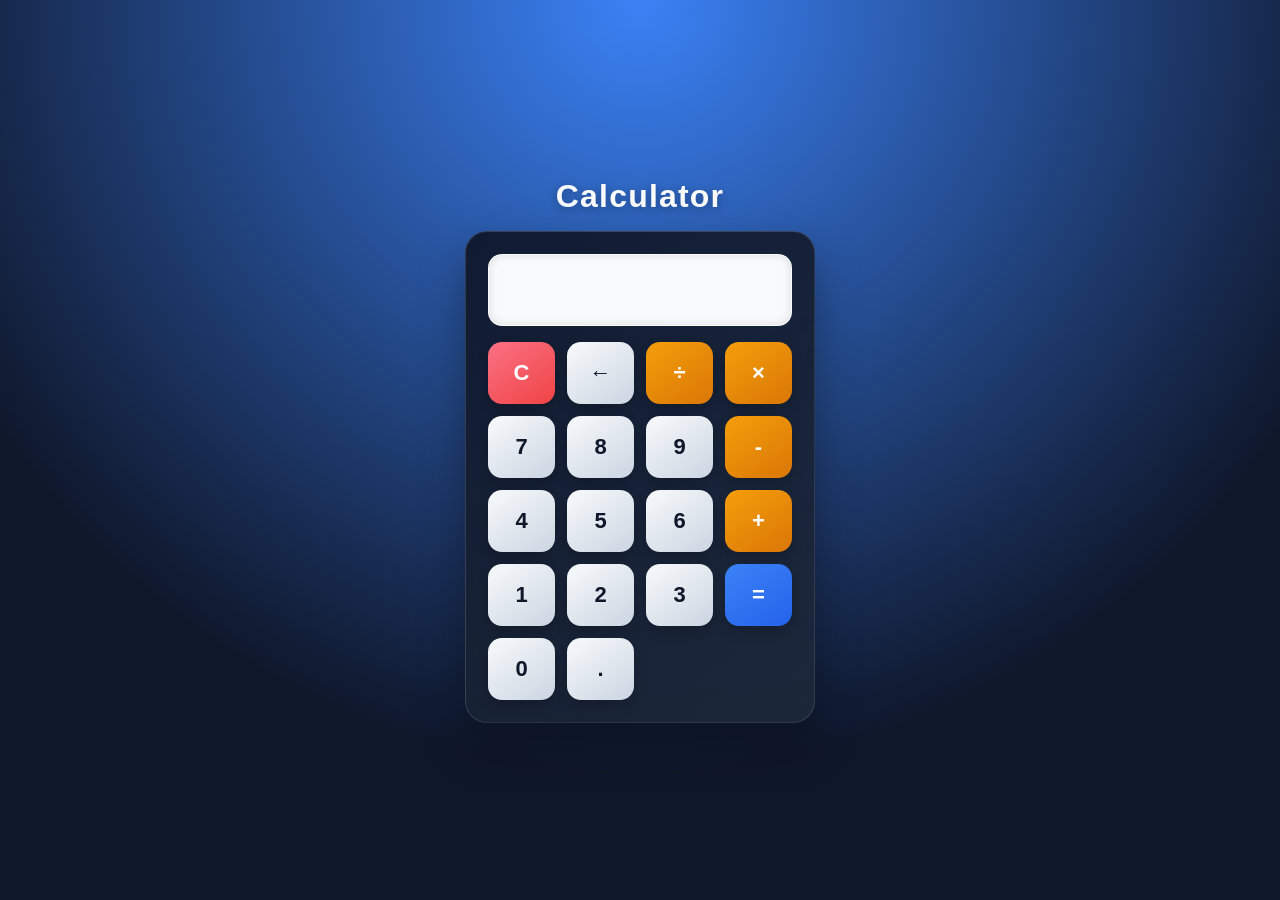
<file: WebDev-L2-Calculator/index.html>
<!DOCTYPE html>
<html lang="en">
<head>
    <meta charset="UTF-8">
    <meta name="viewport" content="width=device-width, initial-scale=1.0">
    <title>Calculator Task</title>
    <link rel="stylesheet" href="style.css">
</head>
<body>

<div class="page-wrapper">
    <h1 class="page-title">Calculator</h1>

    <div class="calculator">

    <input type="text" id="display" readonly>

    <div class="buttons">

        <button type="button" data-value="C">C</button>
        <button type="button" data-value="←">←</button>
        <button type="button" data-value="/">÷</button>
        <button type="button" data-value="*">×</button>

        <button type="button" data-value="7">7</button>
        <button type="button" data-value="8">8</button>
        <button type="button" data-value="9">9</button>
        <button type="button" data-value="-">-</button>

        <button type="button" data-value="4">4</button>
        <button type="button" data-value="5">5</button>
        <button type="button" data-value="6">6</button>
        <button type="button" data-value="+">+</button>

        <button type="button" data-value="1">1</button>
        <button type="button" data-value="2">2</button>
        <button type="button" data-value="3">3</button>
        <button type="button" data-value="=">=</button>

        <button type="button" data-value="0">0</button>
        <button type="button" data-value=".">.</button>

    </div>

    </div>
</div>

<script src="script.js"></script>

</body>
</html>
</file>
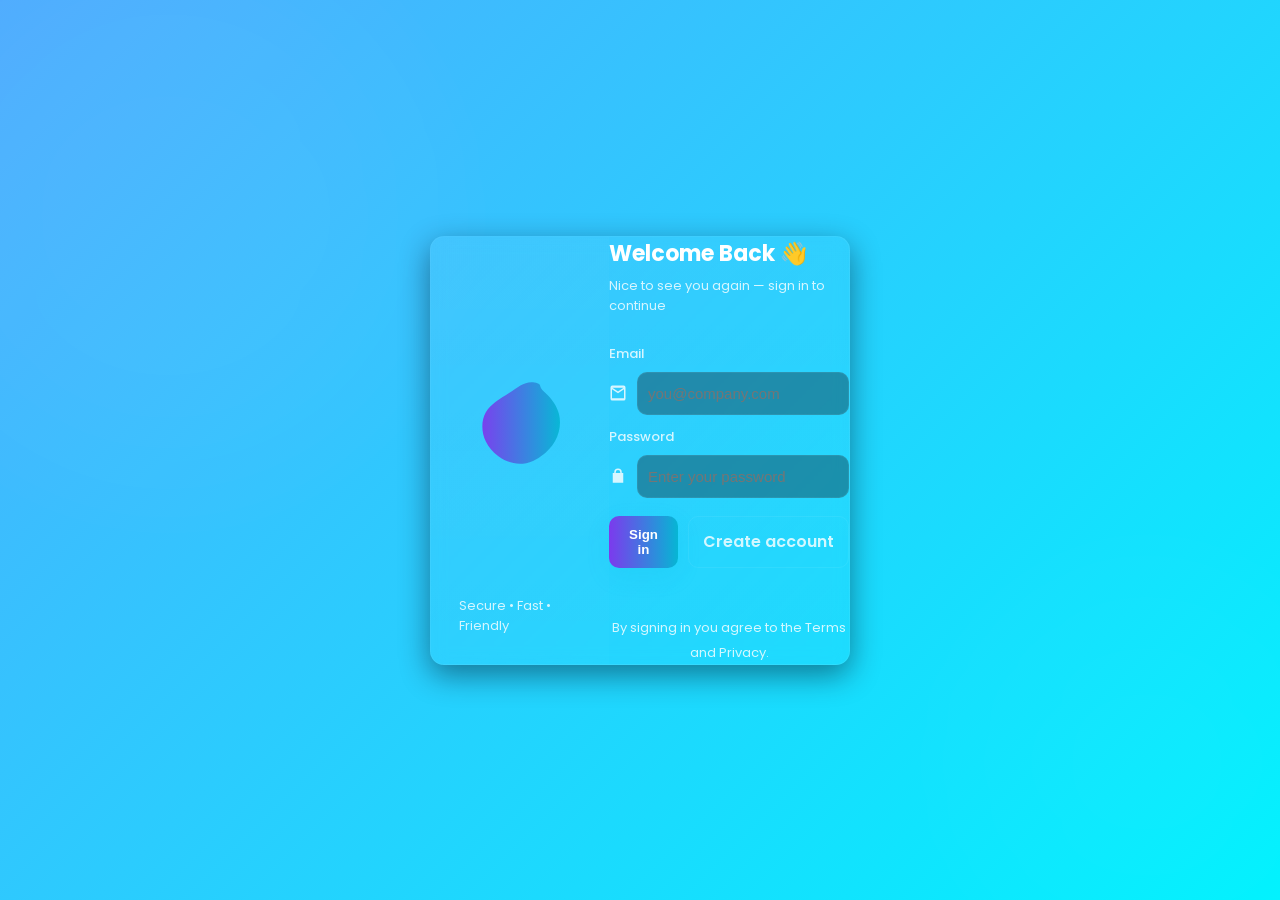
<file: WebDev-L2-LoginAuthentication/index.html>
<!DOCTYPE html>
<html lang="en">
    <head>
        <meta charset="UTF-8" />
        <meta name="viewport" content="width=device-width, initial-scale=1.0" />
        <title>Login Authentication</title>
        <link rel="stylesheet" href="style.css" />
    </head>
    <body>
        <div class="page-bg">
            <div class="shape shape--one"></div>
            <div class="shape shape--two"></div>
        </div>

        <main class="auth-wrap" aria-labelledby="welcomeTitle">
            <section class="card card--split">
                <div class="card-grid">
                    <aside class="card-illustration" aria-hidden="true">
                        <!-- unique abstract illustration -->
                        <svg viewBox="0 0 600 600" class="blob" xmlns="http://www.w3.org/2000/svg">
                            <defs>
                                <linearGradient id="g1" x1="0" x2="1">
                                    <stop offset="0" stop-color="#7c3aed" />
                                    <stop offset="1" stop-color="#06b6d4" />
                                </linearGradient>
                            </defs>
                            <g transform="translate(300,300)">
                                <path d="M120,-160C156,-128,182,-92,192,-50C202,-8,196,40,172,82C148,124,106,160,64,179C22,197,-20,198,-62,181C-104,164,-146,129,-168,84C-190,39,-192,-18,-168,-60C-144,-101,-96,-127,-52,-156C-8,-185,28,-216,72,-206C116,-196,84,-192,120,-160Z" fill="url(#g1)" opacity="0.95"/>
                            </g>
                        </svg>
                        <div class="illus-caption">Secure • Fast • Friendly</div>
                    </aside>

                    <div class="card-form">
                        <header class="card-header">
                            <h1 id="welcomeTitle">Welcome Back <span class="wave">👋</span></h1>
                            <p class="subtitle">Nice to see you again — sign in to continue</p>
                        </header>

                        <form id="loginForm" class="form" novalidate>
                            <label class="field">
                                <span class="field-label">Email</span>
                                <div class="input-icon">
                                    <svg class="icon" viewBox="0 0 24 24"><path fill="currentColor" d="M2 4.5A2.5 2.5 0 014.5 2h15A2.5 2.5 0 0122 4.5v15a2.5 2.5 0 01-2.5 2.5h-15A2.5 2.5 0 012 19.5v-15zM4.5 5L12 10l7.5-5H4.5zM20 19V7.1l-8 5.3L4 7v12h16z"/></svg>
                                    <input type="email" id="loginEmail" placeholder="you@company.com" required autocomplete="username" />
                                </div>
                            </label>

                            <label class="field">
                                <span class="field-label">Password</span>
                                <div class="input-icon">
                                    <svg class="icon" viewBox="0 0 24 24"><path fill="currentColor" d="M17 8V7a5 5 0 10-10 0v1H5v13h14V8h-2zM9 7a3 3 0 116 0v1H9V7z"/></svg>
                                    <input type="password" id="loginPassword" placeholder="Enter your password" required autocomplete="current-password" />
                                </div>
                            </label>

                            <div class="actions">
                                <button type="submit" class="btn btn--primary full">Sign in</button>
                                <a class="btn btn--ghost" href="register.html">Create account</a>
                            </div>

                            <div id="loginMessage" class="msg" aria-live="polite"></div>
                        </form>

                        <footer class="card-foot">
                            <small class="muted">By signing in you agree to the Terms and Privacy.</small>
                        </footer>
                    </div>
                </div>
            </section>
        </main>

        <script src="script.js"></script>
    </body>
</html>
</file>
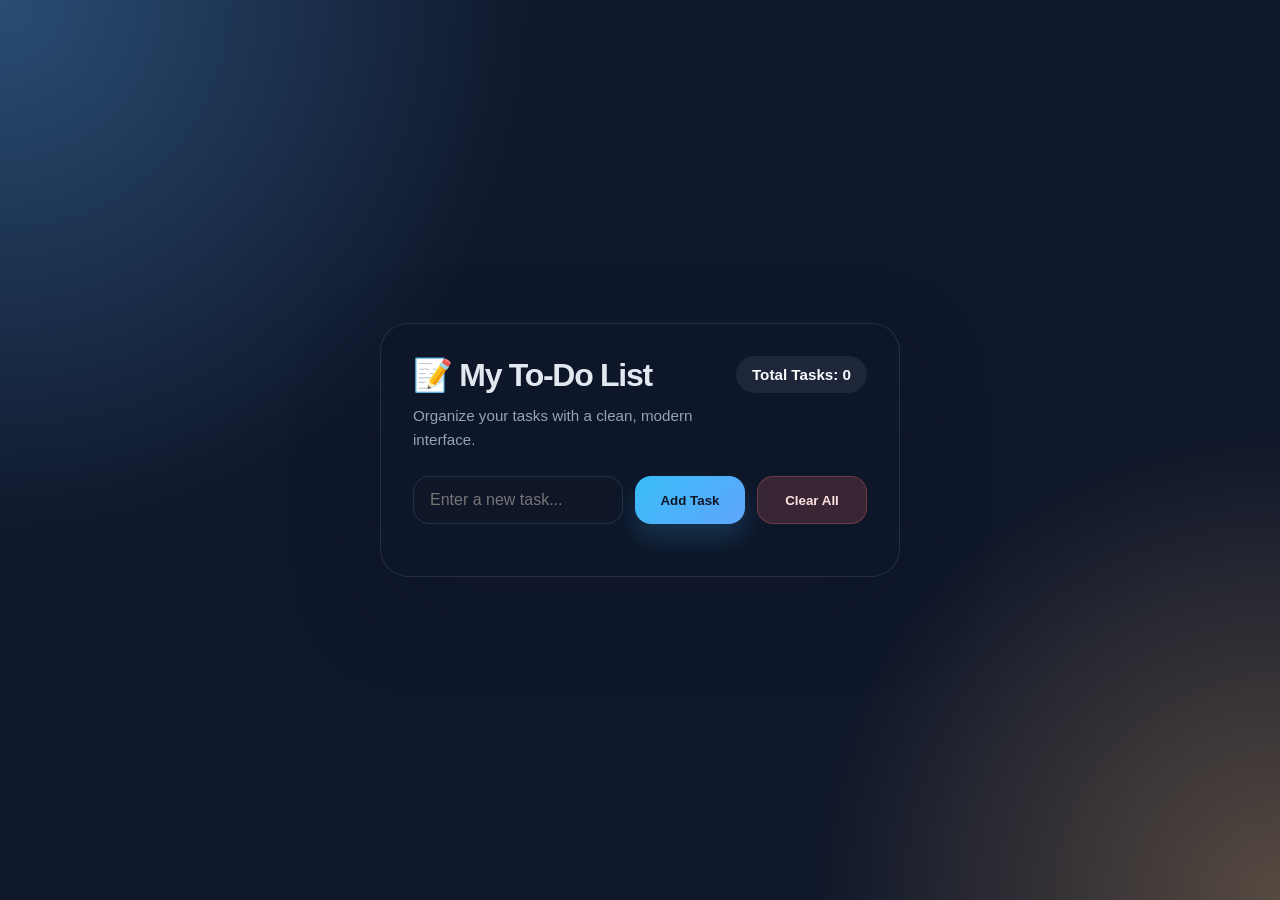
<file: WebDev-L2-ToDoWebApp/index.html>
<!DOCTYPE html>
<html lang="en">
<head>
    <meta charset="UTF-8">
    <meta name="viewport" content="width=device-width, initial-scale=1.0">
    <title>To-Do Web App</title>
    <link rel="stylesheet" href="style.css">
</head>
<body>

<div class="container">

    <div class="top-bar">
        <div>
            <h1>📝 My To-Do List</h1>
            <p class="subtitle">Organize your tasks with a clean, modern interface.</p>
        </div>
        <p id="taskCount">Total Tasks: 0</p>
    </div>

    <div class="input-section">
        <input type="text" id="taskInput" placeholder="Enter a new task...">
        <button id="addBtn">Add Task</button>
        <button id="clearBtn" class="secondary">Clear All</button>
    </div>

    <ul id="taskList"></ul>

</div>

<script src="script.js"></script>

</body>
</html>
</file>
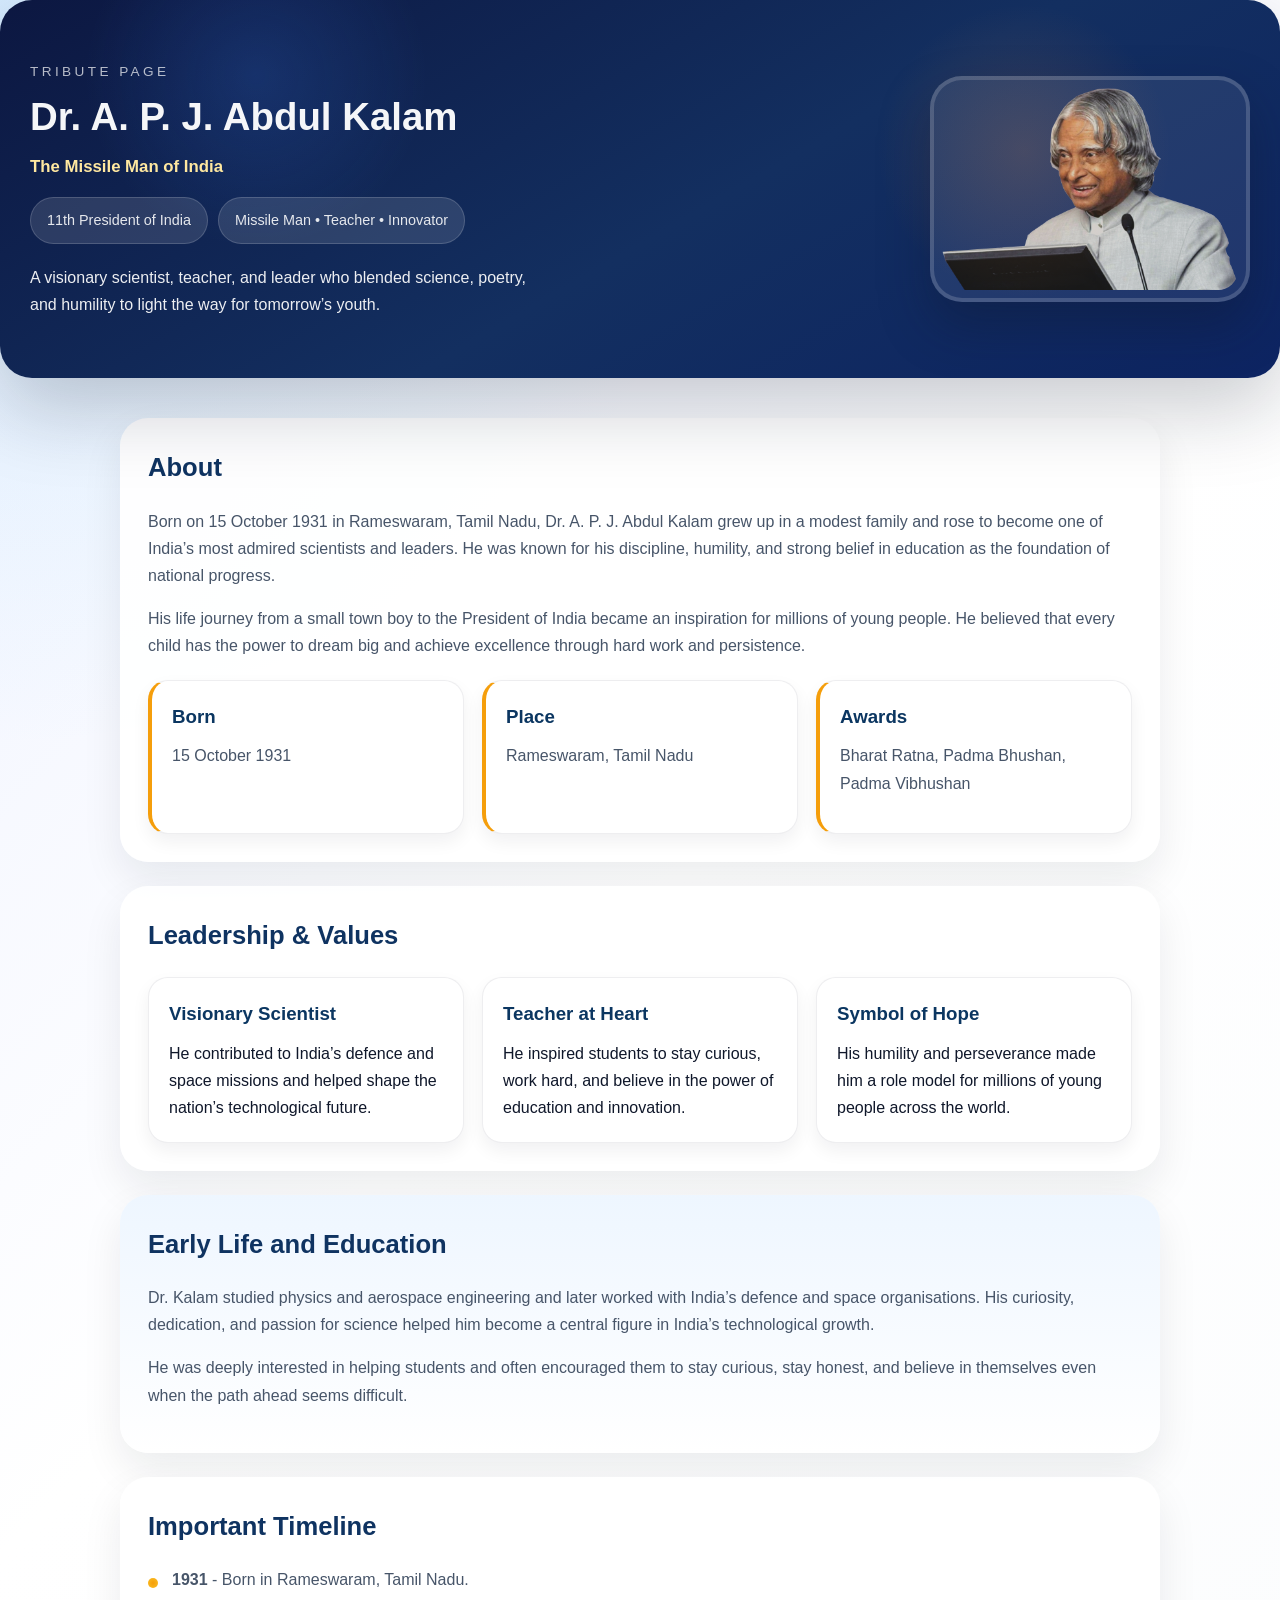
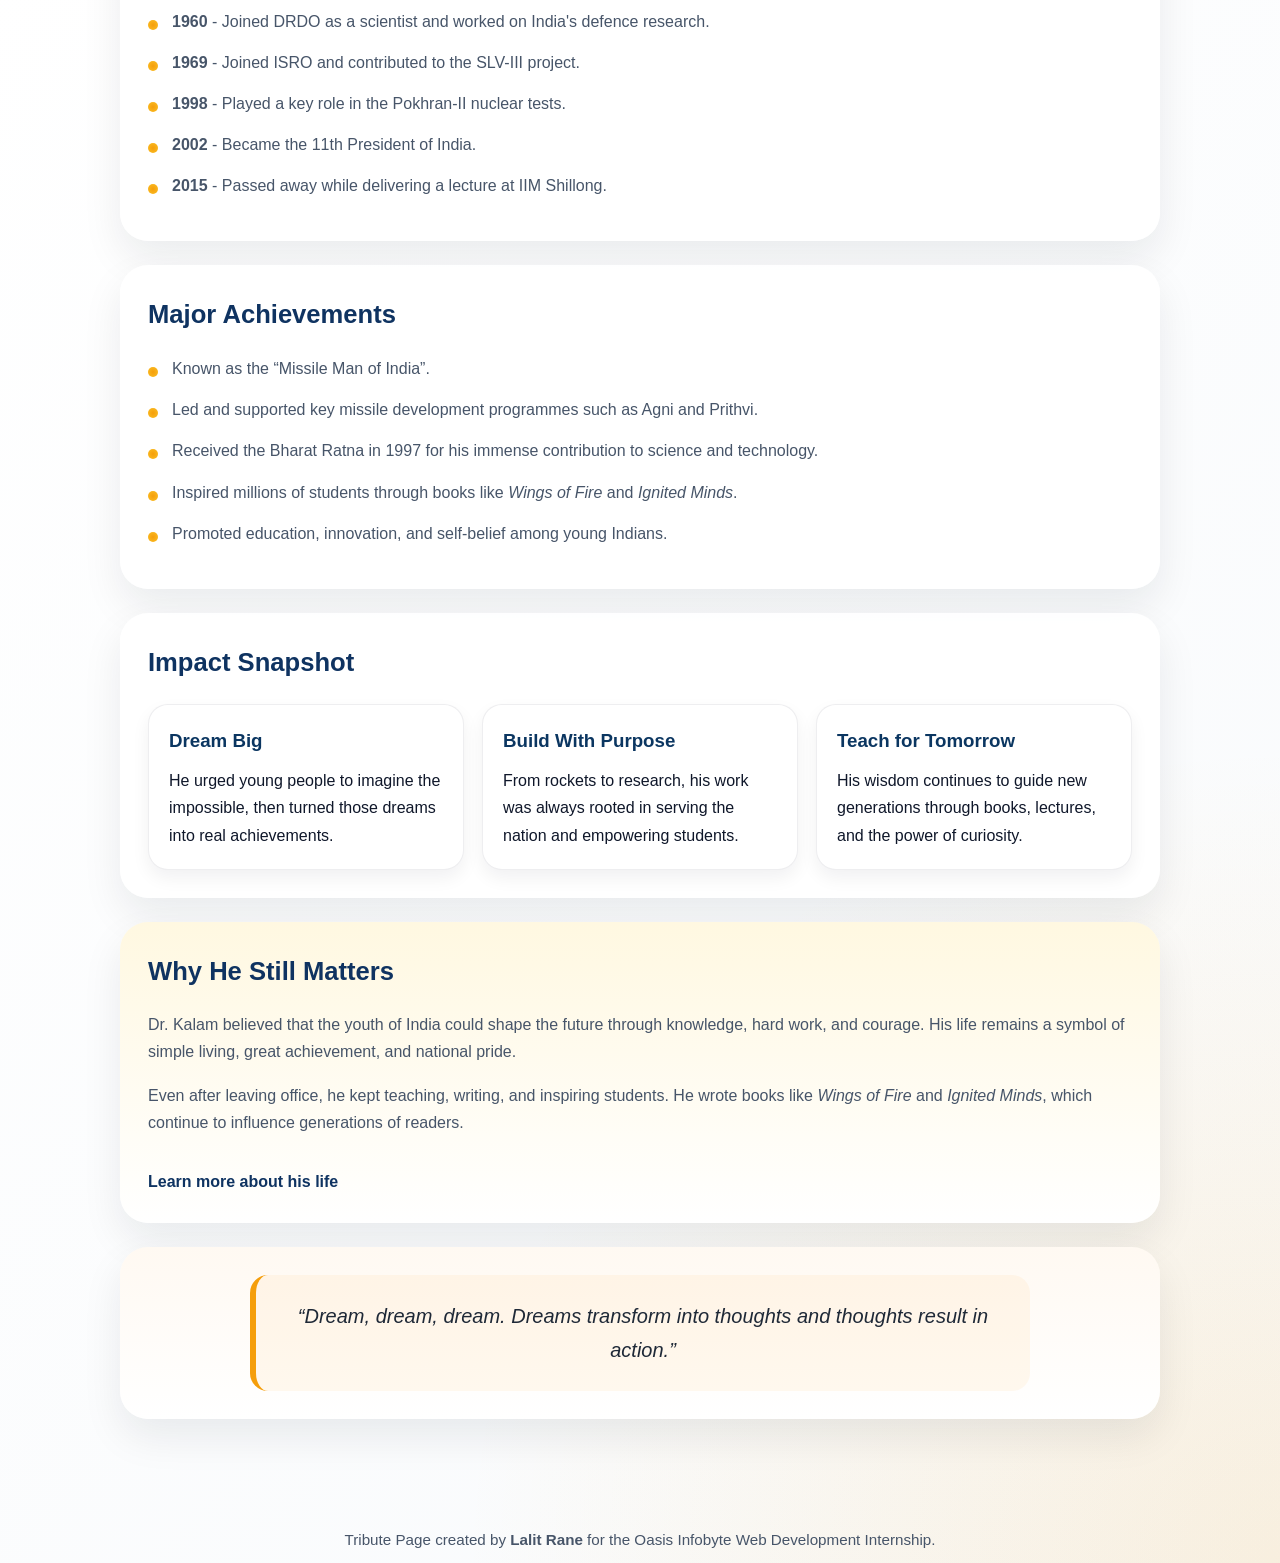
<file: WebDev-L2-TributePage/index.html>
<!DOCTYPE html>
<html lang="en">

<head>
    <meta charset="UTF-8">
    <meta name="viewport" content="width=device-width, initial-scale=1.0">
    <title>Tribute Page | Dr. A. P. J. Abdul Kalam</title>
    <link rel="stylesheet" href="style.css">
</head>

<body>
    <header class="hero">
        <div class="hero-content">
            <p class="eyebrow">Tribute Page</p>
            <h1>Dr. A. P. J. Abdul Kalam</h1>
            <p class="subtitle">The Missile Man of India</p>
            <div class="hero-badge">
                <span>11th President of India</span>
                <span>Missile Man • Teacher • Innovator</span>
            </div>
            <p class="hero-text">
                A visionary scientist, teacher, and leader who blended science, poetry, and humility to light the way for tomorrow’s youth.
            </p>
        </div>
        <img src="assets/apj.jpg" alt="Dr. A. P. J. Abdul Kalam">
    </header>

    <main>
        <section class="about">
            <h2>About</h2>
            <p>
                Born on 15 October 1931 in Rameswaram, Tamil Nadu, Dr. A. P. J. Abdul Kalam grew up in a modest
                family and rose to become one of India’s most admired scientists and leaders. He was known for his
                discipline, humility, and strong belief in education as the foundation of national progress.
            </p>
            <p>
                His life journey from a small town boy to the President of India became an inspiration for millions of
                young people. He believed that every child has the power to dream big and achieve excellence through
                hard work and persistence.
            </p>

            <div class="facts">
                <div class="fact-card">
                    <h3>Born</h3>
                    <p>15 October 1931</p>
                </div>
                <div class="fact-card">
                    <h3>Place</h3>
                    <p>Rameswaram, Tamil Nadu</p>
                </div>
                <div class="fact-card">
                    <h3>Awards</h3>
                    <p>Bharat Ratna, Padma Bhushan, Padma Vibhushan</p>
                </div>
            </div>
        </section>

        <section class="values">
            <h2>Leadership & Values</h2>
            <div class="value-grid">
                <article class="value-card">
                    <h3>Visionary Scientist</h3>
                    <p>He contributed to India’s defence and space missions and helped shape the nation’s technological future.</p>
                </article>
                <article class="value-card">
                    <h3>Teacher at Heart</h3>
                    <p>He inspired students to stay curious, work hard, and believe in the power of education and innovation.</p>
                </article>
                <article class="value-card">
                    <h3>Symbol of Hope</h3>
                    <p>His humility and perseverance made him a role model for millions of young people across the world.</p>
                </article>
            </div>
        </section>

        <section class="early-life">
            <h2>Early Life and Education</h2>
            <p>
                Dr. Kalam studied physics and aerospace engineering and later worked with India’s defence and space
                organisations. His curiosity, dedication, and passion for science helped him become a central figure in
                India’s technological growth.
            </p>
            <p>
                He was deeply interested in helping students and often encouraged them to stay curious, stay honest, and
                believe in themselves even when the path ahead seems difficult.
            </p>
        </section>

        <section class="timeline">
            <h2>Important Timeline</h2>
            <ul>
                <li><strong>1931</strong> - Born in Rameswaram, Tamil Nadu.</li>
                <li><strong>1960</strong> - Joined DRDO as a scientist and worked on India's defence research.</li>
                <li><strong>1969</strong> - Joined ISRO and contributed to the SLV-III project.</li>
                <li><strong>1998</strong> - Played a key role in the Pokhran-II nuclear tests.</li>
                <li><strong>2002</strong> - Became the 11th President of India.</li>
                <li><strong>2015</strong> - Passed away while delivering a lecture at IIM Shillong.</li>
            </ul>
        </section>

        <section class="achievements">
            <h2>Major Achievements</h2>
            <ul>
                <li>Known as the “Missile Man of India”.</li>
                <li>Led and supported key missile development programmes such as Agni and Prithvi.</li>
                <li>Received the Bharat Ratna in 1997 for his immense contribution to science and technology.</li>
                <li>Inspired millions of students through books like <em>Wings of Fire</em> and <em>Ignited Minds</em>.</li>
                <li>Promoted education, innovation, and self-belief among young Indians.</li>
            </ul>
        </section>

        <section class="impact">
            <h2>Impact Snapshot</h2>
            <div class="impact-grid">
                <article class="impact-card">
                    <h3>Dream Big</h3>
                    <p>He urged young people to imagine the impossible, then turned those dreams into real achievements.</p>
                </article>
                <article class="impact-card">
                    <h3>Build With Purpose</h3>
                    <p>From rockets to research, his work was always rooted in serving the nation and empowering students.</p>
                </article>
                <article class="impact-card">
                    <h3>Teach for Tomorrow</h3>
                    <p>His wisdom continues to guide new generations through books, lectures, and the power of curiosity.</p>
                </article>
            </div>
        </section>

        <section class="legacy">
            <h2>Why He Still Matters</h2>
            <p>
                Dr. Kalam believed that the youth of India could shape the future through knowledge, hard work, and
                courage. His life remains a symbol of simple living, great achievement, and national pride.
            </p>
            <p>
                Even after leaving office, he kept teaching, writing, and inspiring students. He wrote books like
                <em>Wings of Fire</em> and <em>Ignited Minds</em>, which continue to influence generations of readers.
            </p>
            <a href="https://en.wikipedia.org/wiki/A._P._J._Abdul_Kalam" target="_blank" rel="noopener noreferrer">
                Learn more about his life
            </a>
        </section>

        <section class="quote">
            <blockquote>
                “Dream, dream, dream. Dreams transform into thoughts and thoughts result in action.”
            </blockquote>
        </section>
    </main>

    <footer>
        <p>
            Tribute Page created by <strong>Lalit Rane</strong> for the Oasis Infobyte Web Development Internship.
        </p>
    </footer>
</body>

</html>
</file>
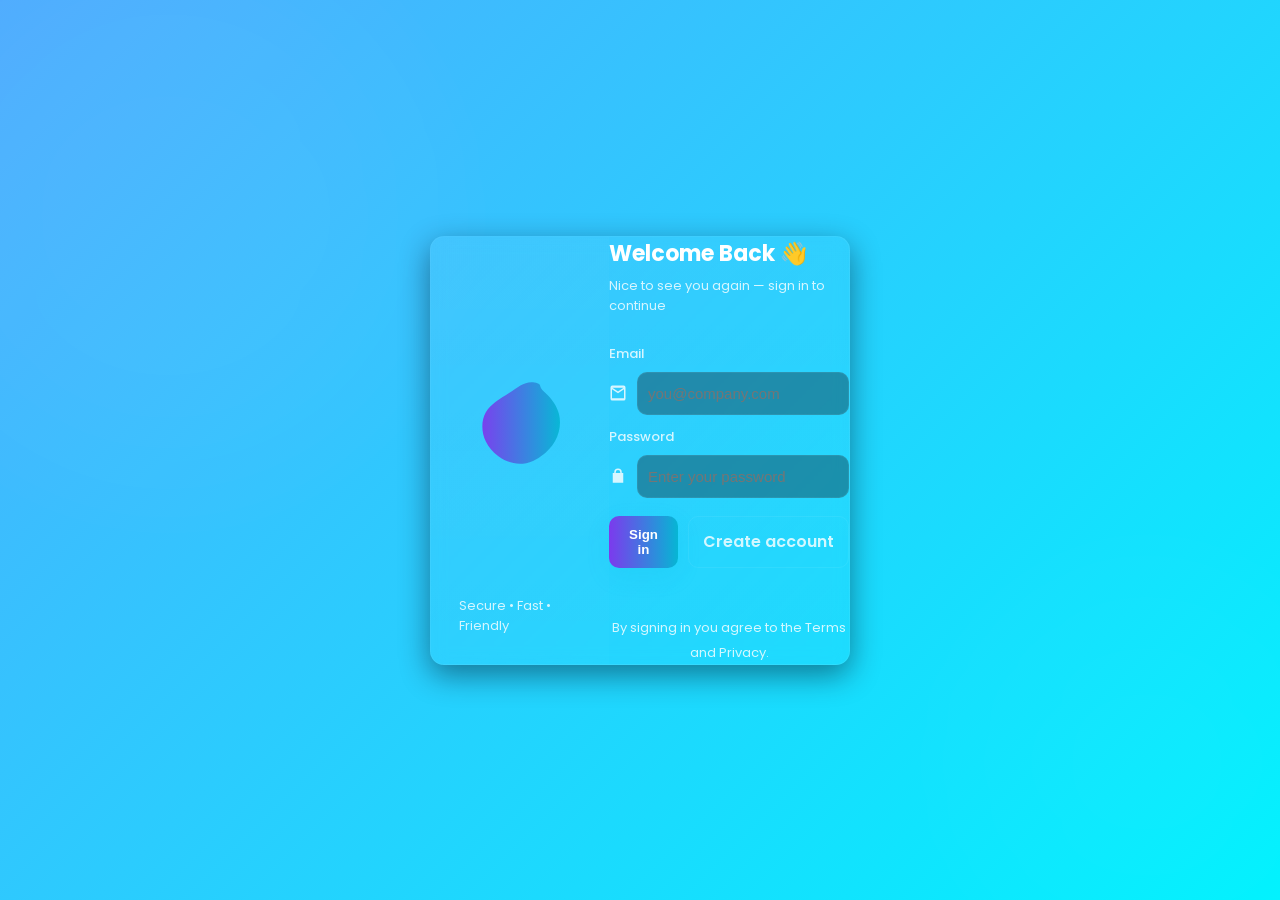
<file: WebDev-L2-LoginAuthentication/dashboard.html>
<!DOCTYPE html>
<html lang="en">
    <head>
        <meta charset="UTF-8" />
        <meta name="viewport" content="width=device-width, initial-scale=1.0" />
        <title>Dashboard</title>
        <link rel="stylesheet" href="style.css" />
    </head>
    <body>
        <div class="page-bg">
            <div class="shape shape--one"></div>
            <div class="shape shape--two"></div>
        </div>

        <main class="auth-wrap">
            <section class="card">
                <header class="card-header">
                    <h1>🎉 Welcome!</h1>
                    <p class="subtitle">You have successfully logged in.</p>
                </header>

                <div class="card-body">
                    <h2 id="welcome">Loading…</h2>
                    <p id="userInfo" class="muted"></p>

                    <div style="margin-top:18px">
                        <button id="logoutBtn" class="btn btn--ghost">Logout</button>
                    </div>
                </div>
            </section>
        </main>

        <script src="script.js"></script>
    </body>
</html>
</file>
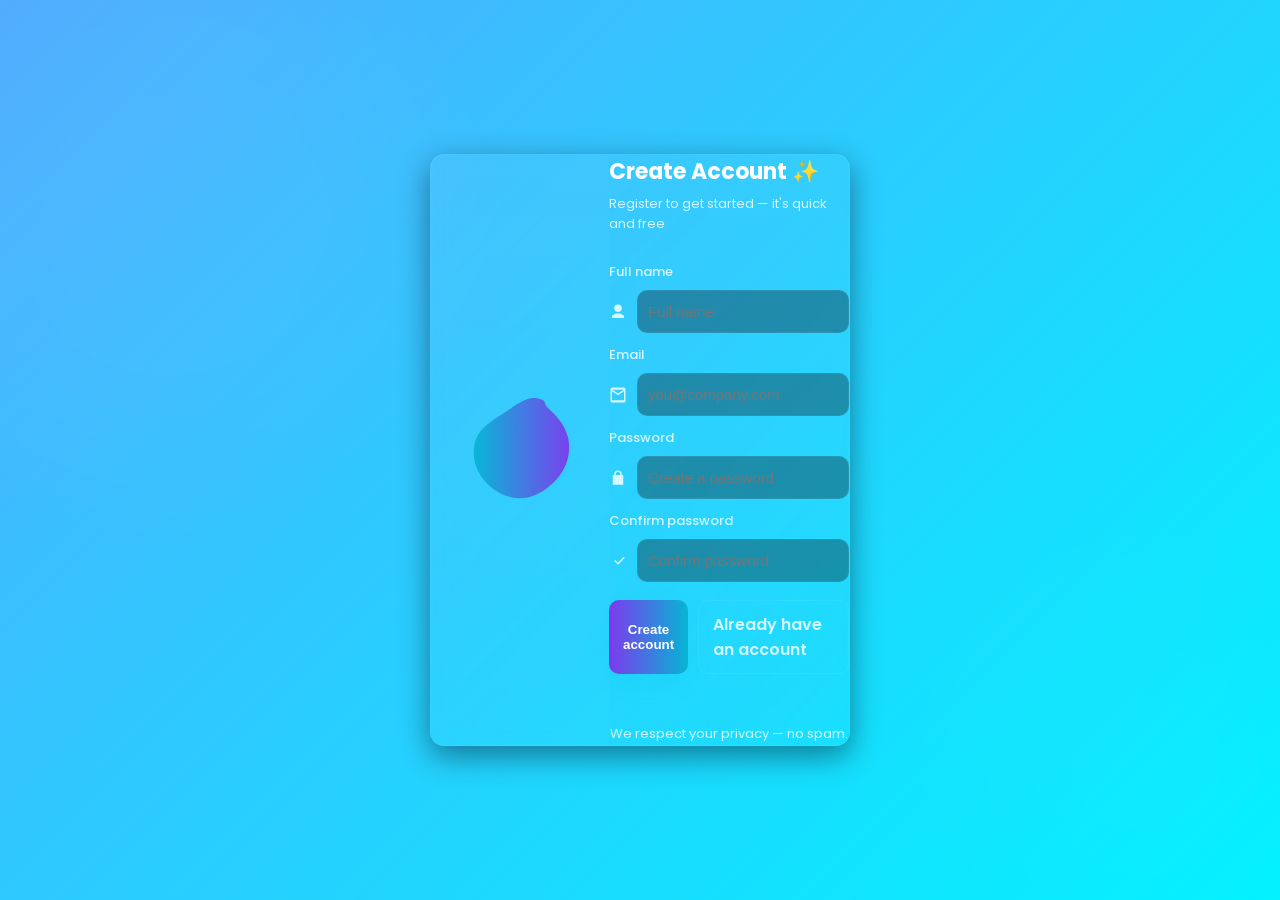
<file: WebDev-L2-LoginAuthentication/register.html>
<!DOCTYPE html>
<html lang="en">
  <head>
    <meta charset="UTF-8" />
    <meta name="viewport" content="width=device-width, initial-scale=1.0" />
    <title>Create Account</title>
    <link rel="stylesheet" href="style.css" />
  </head>
  <body>
    <div class="page-bg">
      <div class="shape shape--one"></div>
      <div class="shape shape--two"></div>
    </div>

    <main class="auth-wrap" aria-labelledby="registerTitle">
      <section class="card card--split">
        <div class="card-grid">
          <aside class="card-illustration small-illus" aria-hidden="true">
            <svg viewBox="0 0 600 600" class="blob" xmlns="http://www.w3.org/2000/svg">
              <defs>
                <linearGradient id="g2" x1="0" x2="1">
                  <stop offset="0" stop-color="#06b6d4" />
                  <stop offset="1" stop-color="#7c3aed" />
                </linearGradient>
              </defs>
              <g transform="translate(300,300)">
                <path d="M120,-160C156,-128,182,-92,192,-50C202,-8,196,40,172,82C148,124,106,160,64,179C22,197,-20,198,-62,181C-104,164,-146,129,-168,84C-190,39,-192,-18,-168,-60C-144,-101,-96,-127,-52,-156C-8,-185,28,-216,72,-206C116,-196,84,-192,120,-160Z" fill="url(#g2)" opacity="0.95"/>
              </g>
            </svg>
          </aside>

          <div class="card-form">
            <header class="card-header">
              <h1 id="registerTitle">Create Account <span class="spark">✨</span></h1>
              <p class="subtitle">Register to get started — it's quick and free</p>
            </header>

            <form id="registerForm" class="form" novalidate>
              <label class="field">
                <span class="field-label">Full name</span>
                <div class="input-icon">
                  <svg class="icon" viewBox="0 0 24 24"><path fill="currentColor" d="M12 12a5 5 0 100-10 5 5 0 000 10zm0 2c-5.33 0-8 2.67-8 4v2h16v-2c0-1.33-2.67-4-8-4z"/></svg>
                  <input type="text" id="registerName" placeholder="Full name" required autocomplete="name" />
                </div>
              </label>

              <label class="field">
                <span class="field-label">Email</span>
                <div class="input-icon">
                  <svg class="icon" viewBox="0 0 24 24"><path fill="currentColor" d="M2 4.5A2.5 2.5 0 014.5 2h15A2.5 2.5 0 0122 4.5v15a2.5 2.5 0 01-2.5 2.5h-15A2.5 2.5 0 012 19.5v-15zM4.5 5L12 10l7.5-5H4.5zM20 19V7.1l-8 5.3L4 7v12h16z"/></svg>
                  <input type="email" id="registerEmail" placeholder="you@company.com" required autocomplete="email" />
                </div>
              </label>

              <label class="field">
                <span class="field-label">Password</span>
                <div class="input-icon">
                  <svg class="icon" viewBox="0 0 24 24"><path fill="currentColor" d="M17 8V7a5 5 0 10-10 0v1H5v13h14V8h-2zM9 7a3 3 0 116 0v1H9V7z"/></svg>
                  <input type="password" id="registerPassword" placeholder="Create a password" required autocomplete="new-password" />
                </div>
              </label>

              <label class="field">
                <span class="field-label">Confirm password</span>
                <div class="input-icon">
                  <svg class="icon" viewBox="0 0 24 24"><path fill="currentColor" d="M12 17l-5-5 1.41-1.41L12 14.17l7.59-7.59L21 8l-9 9z"/></svg>
                  <input type="password" id="confirmPassword" placeholder="Confirm password" required />
                </div>
              </label>

              <div class="actions">
                <button type="submit" class="btn btn--primary full">Create account</button>
                <a class="btn btn--ghost" href="index.html">Already have an account</a>
              </div>

              <div id="registerMessage" class="msg" aria-live="polite"></div>
            </form>

            <footer class="card-foot"><small class="muted">We respect your privacy — no spam.</small></footer>
          </div>
        </div>
      </section>
    </main>

    <script src="script.js"></script>
  </body>
</html>
</file>
<file: WebDev-L2-Calculator/style.css>
* {
    margin: 0;
    padding: 0;
    box-sizing: border-box;
    font-family: 'Segoe UI', Arial, sans-serif;
}

body {
    background: radial-gradient(circle at top, #3b82f6, #0f172a 70%);
    display: flex;
    justify-content: center;
    align-items: center;
    height: 100vh;
    overflow: hidden;
}

.page-wrapper {
    display: flex;
    flex-direction: column;
    align-items: center;
}

.page-title {
    color: #f8fafc;
    font-size: 32px;
    margin-bottom: 16px;
    font-weight: 700;
    letter-spacing: 1.2px;
    text-shadow: 0 2px 10px rgba(0, 0, 0, 0.3);
}

.calculator {
    background: linear-gradient(145deg, rgba(15, 23, 42, 0.95), rgba(30, 41, 59, 0.9));
    padding: 22px;
    border-radius: 22px;
    width: 350px;
    box-shadow: 0 20px 45px rgba(0, 0, 0, 0.35);
    border: 1px solid rgba(255, 255, 255, 0.12);
}

#display {
    width: 100%;
    height: 72px;
    font-size: 30px;
    text-align: right;
    padding: 12px 14px;
    margin-bottom: 16px;
    border: 1px solid rgba(255, 255, 255, 0.15);
    border-radius: 14px;
    background: #f8fafc;
    color: #0f172a;
    box-shadow: inset 0 0 10px rgba(0, 0, 0, 0.12);
}

.buttons {
    display: grid;
    grid-template-columns: repeat(4, 1fr);
    gap: 12px;
}

button {
    padding: 18px;
    font-size: 22px;
    border: none;
    border-radius: 14px;
    cursor: pointer;
    background: linear-gradient(145deg, #f8fafc, #cbd5e1);
    color: #0f172a;
    transition: 0.2s ease;
    font-weight: 700;
    box-shadow: 0 6px 12px rgba(0, 0, 0, 0.18);
}

button:hover {
    transform: translateY(-2px);
    box-shadow: 0 8px 16px rgba(0, 0, 0, 0.22);
}

button:active {
    transform: scale(0.96);
}

button[data-value="="] {
    background: linear-gradient(145deg, #3b82f6, #2563eb);
    color: white;
}

button[data-value="C"] {
    background: linear-gradient(145deg, #fb7185, #ef4444);
    color: white;
}

button[data-value="+"] ,
button[data-value="-"] ,
button[data-value="*"] ,
button[data-value="/"] {
    background: linear-gradient(145deg, #f59e0b, #d97706);
    color: white;
}
</file>
<file: WebDev-L2-LoginAuthentication/style.css>
@import url('https://fonts.googleapis.com/css2?family=Poppins:wght@300;400;500;600&display=swap');

:root{
  --bg-a: #4facfe;
  --bg-b: #00f2fe;
  --glass: rgba(255,255,255,0.12);
  --glass-2: rgba(255,255,255,0.06);
  --muted: rgba(255,255,255,0.8);
  --accent: #0ea5e9;
}

*{box-sizing:border-box}
html,body{height:100%;margin:0;font-family:'Poppins',system-ui,Segoe UI,Roboto,Arial}
body{
  min-height:100vh;
  display:flex;
  align-items:center;
  justify-content:center;
  background:linear-gradient(135deg,var(--bg-a),var(--bg-b));
  padding:20px;
  color:#fff;
}

/* decorative blurred shapes */
.page-bg{position:fixed;inset:0;pointer-events:none;z-index:0}
.shape{position:absolute;border-radius:50%;filter:blur(80px);opacity:0.6}
.shape--one{width:540px;height:540px;left:-8%;top:-6%;background:rgba(255,255,255,0.06)}
.shape--two{width:420px;height:420px;right:-6%;bottom:-8%;background:rgba(255,255,255,0.04)}

.auth-wrap{width:100%;max-width:980px;padding:32px;display:flex;align-items:center;justify-content:center;z-index:1}

/* Backwards-compatible container/login-box for other pages */
.container{width:100%;max-width:420px}
.login-box{background:var(--glass);backdrop-filter:blur(12px);padding:35px;border-radius:20px;box-shadow:0 15px 35px rgba(0,0,0,0.18);color:var(--muted)}

/* Card style used by new layout */
.card{width:420px;background:linear-gradient(180deg, rgba(255,255,255,0.04), rgba(255,255,255,0.02));border-radius:14px;padding:28px;backdrop-filter:blur(8px);box-shadow:0 10px 30px rgba(2,6,23,0.45);border:1px solid rgba(255,255,255,0.06)}
.card-header{margin-bottom:12px}
h1{font-size:22px;margin:0 0 6px}
.subtitle{color:var(--muted);margin:0 0 16px;font-size:13px}

.wave,.spark{display:inline-block;transform-origin:70% 70%;animation:wave 2s infinite}
@keyframes wave{0%{transform:rotate(0)}15%{transform:rotate(14deg)}30%{transform:rotate(-8deg)}45%{transform:rotate(14deg)}60%{transform:rotate(-4deg)}100%{transform:rotate(0)}}

.form{display:flex;flex-direction:column}
.field{display:flex;flex-direction:column;margin-top:12px}
.field-label{font-size:13px;color:var(--muted);margin-bottom:8px;font-weight:500}
input[type="email"],input[type="password"],input[type="text"]{padding:12px 14px;border-radius:10px;border:1px solid rgba(255,255,255,0.06);background:rgba(10,14,22,0.35);color:#fff;outline:none;font-size:15px}
input:focus{box-shadow:0 8px 26px rgba(14,165,233,0.10);transform:translateY(-2px);border-color:rgba(14,165,233,0.28)}

.input-group{margin-bottom:14px}
.input-group label{display:block;margin-bottom:8px;font-weight:500;color:var(--muted)}
.input-group input{width:100%;padding:12px;border-radius:10px;border:none;background:rgba(255,255,255,0.04);color:#fff;font-size:15px}

.actions{display:flex;gap:10px;margin-top:18px}
.btn{display:inline-flex;align-items:center;justify-content:center;padding:11px 14px;border-radius:10px;text-decoration:none;border:none;cursor:pointer;font-weight:600}
.btn--primary{flex:1;background:linear-gradient(90deg,#7c3aed,#06b6d4);color:#fff;box-shadow:0 8px 24px rgba(6,182,212,0.12);transition:transform .12s}
.btn--primary:hover{transform:translateY(-3px)}
.btn--ghost{background:transparent;border:1px solid rgba(255,255,255,0.06);color:var(--muted);min-width:150px}
.btn.full{width:100%}

.msg{min-height:20px;margin-top:12px;color:#ffd;opacity:0.95}
.muted{color:var(--muted);font-size:13px}
.card-foot{margin-top:14px;text-align:center}

#welcome{font-size:18px;margin:8px 0}
#userInfo{color:var(--muted);font-size:13px}

.link-text{text-align:center;margin-top:16px}
.link-text a{color:#fff;font-weight:600;text-decoration:none}
.link-text a:hover{text-decoration:underline}

@media(max-width:500px){
  .card,.login-box{width:92%;padding:20px}
  .actions{flex-direction:column}
  .btn--ghost{width:100%}
}

/* Split card */
.card--split{padding:0;overflow:hidden}
.card-grid{display:grid;grid-template-columns:1fr 1fr;align-items:stretch}
.card-illustration{display:flex;flex-direction:column;align-items:center;justify-content:center;padding:28px;background:linear-gradient(180deg, rgba(255,255,255,0.02), rgba(255,255,255,0.01));}
.small-illus{padding:14px}
.blob{width:100%;height:100%;max-width:320px;max-height:320px}
.illus-caption{color:var(--muted);margin-top:12px;font-size:13px}

/* input with icon */
.input-icon{display:flex;align-items:center;gap:10px}
.input-icon .icon{width:18px;height:18px;opacity:0.9;color:rgba(255,255,255,0.9)}
.input-icon input{flex:1;border-radius:10px;padding:12px 10px}

/* subtle hover for illustration */
.card-illustration .blob{transition:transform .9s cubic-bezier(.16,.8,.35,1)}
.card-illustration:hover .blob{transform:scale(1.02) rotate(-4deg)}

@media(max-width:880px){
  .card-grid{grid-template-columns:1fr}
  .card-illustration{order:2}
  .card-form{order:1;padding:20px}
}
</file>
<file: WebDev-L2-ToDoWebApp/style.css>
*{
    margin: 0;
    padding: 0;
    box-sizing: border-box;
    font-family: 'Inter', Arial, Helvetica, sans-serif;
}

body{
    min-height: 100vh;
    background: radial-gradient(circle at top left, rgba(91, 177, 255, 0.35), transparent 35%),
                radial-gradient(circle at bottom right, rgba(255, 191, 116, 0.3), transparent 30%),
                #0f172a;
    display: flex;
    justify-content: center;
    align-items: center;
    padding: 20px;
    color: #e2e8f0;
}

.container{
    width: min(520px, 100%);
    background: rgba(15, 23, 42, 0.95);
    border: 1px solid rgba(148, 163, 184, 0.18);
    border-radius: 28px;
    backdrop-filter: blur(18px);
    padding: 32px;
    box-shadow: 0 30px 80px rgba(15, 23, 42, 0.45);
}

.top-bar{
    display: flex;
    justify-content: space-between;
    align-items: flex-start;
    gap: 16px;
    margin-bottom: 24px;
}

h1{
    font-size: 2rem;
    letter-spacing: -0.04em;
    margin-bottom: 10px;
}

.subtitle{
    color: #94a3b8;
    font-size: 0.95rem;
    line-height: 1.6;
}

#taskCount{
    background: rgba(148, 163, 184, 0.12);
    padding: 10px 16px;
    border-radius: 999px;
    font-size: 0.95rem;
    font-weight: 600;
    color: #f8fafc;
    white-space: nowrap;
}

.input-section{
    display: grid;
    grid-template-columns: 1fr auto auto;
    gap: 12px;
    margin-bottom: 20px;
}

input{
    width: 100%;
    padding: 14px 16px;
    border-radius: 16px;
    border: 1px solid rgba(148, 163, 184, 0.18);
    background: rgba(15, 23, 42, 0.75);
    color: #f8fafc;
    font-size: 1rem;
    outline: none;
    transition: border-color 0.2s ease, background 0.2s ease, transform 0.2s ease;
}

input:focus{
    border-color: #38bdf8;
    background: rgba(15, 23, 42, 0.9);
    transform: translateY(-1px);
}

button{
    display: inline-flex;
    align-items: center;
    justify-content: center;
    padding: 14px 18px;
    border: none;
    border-radius: 16px;
    font-weight: 700;
    cursor: pointer;
    transition: transform 0.2s ease, box-shadow 0.2s ease, background 0.2s ease;
    min-width: 110px;
}

button:hover{
    transform: translateY(-2px);
}

#addBtn{
    background: linear-gradient(135deg, #38bdf8 0%, #60a5fa 100%);
    color: #0f172a;
    box-shadow: 0 14px 24px rgba(56, 189, 248, 0.18);
}

#clearBtn{
    background: rgba(248, 113, 113, 0.18);
    color: #fee2e2;
    border: 1px solid rgba(248, 113, 113, 0.28);
}

#clearBtn:hover{
    background: rgba(248, 113, 113, 0.32);
}

ul{
    list-style: none;
    margin-top: 0;
}

li{
    display: flex;
    justify-content: space-between;
    align-items: center;
    gap: 16px;
    background: rgba(15, 23, 42, 0.85);
    border: 1px solid rgba(148, 163, 184, 0.12);
    padding: 16px 18px;
    margin-top: 14px;
    border-radius: 18px;
    transition: transform 0.2s ease, background 0.2s ease;
}

li:hover{
    transform: translateY(-2px);
    background: rgba(15, 23, 42, 0.95);
}

li span{
    font-size: 1rem;
    color: #e2e8f0;
    word-break: break-word;
}

.completed span{
    text-decoration: line-through;
    color: #94a3b8;
}

.completed{
    background: rgba(30, 41, 59, 0.8);
}

li button{
    min-width: 44px;
    padding: 10px 12px;
    border-radius: 14px;
    background: rgba(148, 163, 184, 0.12);
    color: #e2e8f0;
    box-shadow: inset 0 1px 0 rgba(255, 255, 255, 0.08);
}

li button:hover{
    background: rgba(148, 163, 184, 0.18);
}

li div{
    display: flex;
    align-items: center;
    gap: 10px;
}

@media (max-width: 520px) {
    .top-bar{
        flex-direction: column;
        align-items: stretch;
    }

    #taskCount{
        margin-top: 12px;
        justify-self: start;
    }

    .input-section{
        grid-template-columns: 1fr;
    }

    button{
        min-width: auto;
        width: 100%;
    }
}
</file>
<file: WebDev-L2-TributePage/style.css>
:root {
    --bg-dark: #08122b;
    --bg-soft: #0f2a55;
    --surface: #f8fafc;
    --surface-soft: rgba(255, 255, 255, 0.92);
    --text: #0f172a;
    --muted: #475569;
    --accent: #f59e0b;
    --accent-soft: #fde68a;
    --card: #ffffff;
}

* {
    box-sizing: border-box;
    margin: 0;
    padding: 0;
}

body {
    font-family: 'Inter', Arial, Helvetica, sans-serif;
    line-height: 1.7;
    color: var(--text);
    background: radial-gradient(circle at top left, rgba(56, 189, 248, 0.14), transparent 22%),
                radial-gradient(circle at bottom right, rgba(245, 158, 11, 0.12), transparent 24%),
                linear-gradient(135deg, #eef2ff 0%, #ffffff 35%, #f8fafc 100%);
}

.hero {
    position: relative;
    background: linear-gradient(150deg, #0c1741 0%, #132f60 55%, #0d2462 100%);
    color: rgba(255, 255, 255, 0.96);
    padding: 60px 30px;
    display: flex;
    flex-wrap: wrap;
    justify-content: space-between;
    align-items: center;
    gap: 24px;
    border-radius: 32px;
    overflow: hidden;
    box-shadow: 0 30px 80px rgba(15, 23, 42, 0.22);
}

.hero::before {
    content: '';
    position: absolute;
    inset: 0;
    background: radial-gradient(circle at 20% 20%, rgba(59, 130, 246, 0.18), transparent 16%),
                radial-gradient(circle at 80% 40%, rgba(251, 146, 60, 0.16), transparent 14%);
    pointer-events: none;
}

.hero-content {
    position: relative;
    z-index: 1;
    max-width: 560px;
}

.eyebrow {
    text-transform: uppercase;
    letter-spacing: 0.25em;
    font-size: 0.85rem;
    margin-bottom: 14px;
    color: rgba(255, 255, 255, 0.7);
}

h1 {
    font-size: clamp(2.4rem, 3vw, 3.4rem);
    margin-bottom: 16px;
    line-height: 1.03;
}

.subtitle {
    font-size: 1.05rem;
    font-weight: 700;
    margin-bottom: 16px;
    color: #ffe8a0;
}

.hero-badge {
    display: inline-flex;
    flex-wrap: wrap;
    gap: 10px;
    font-size: 0.9rem;
    color: rgba(255, 255, 255, 0.88);
    margin-bottom: 20px;
}

.hero-badge span {
    background: rgba(255, 255, 255, 0.12);
    padding: 10px 16px;
    border-radius: 999px;
    border: 1px solid rgba(255, 255, 255, 0.16);
}

.hero-text {
    font-size: 1rem;
    max-width: 520px;
    color: rgba(255, 255, 255, 0.92);
}

.hero img {
    width: min(320px, 100%);
    border-radius: 32px;
    border: 4px solid rgba(255, 255, 255, 0.16);
    box-shadow: 0 24px 50px rgba(15, 23, 42, 0.35);
    background: rgba(255, 255, 255, 0.08);
    padding: 8px;
    transition: transform 0.35s ease;
}

.hero img:hover {
    transform: translateY(-4px) scale(1.01);
}

main {
    max-width: 1080px;
    margin: 0 auto;
    padding: 40px 20px 60px;
}

section {
    background: rgba(255, 255, 255, 0.95);
    border-radius: 28px;
    padding: 28px;
    margin-bottom: 24px;
    box-shadow: 0 18px 40px rgba(15, 23, 42, 0.08);
}

section h2 {
    color: #0f3361;
    margin-bottom: 18px;
    font-size: 1.6rem;
}

.about p,
.early-life p,
.legacy p {
    margin-bottom: 16px;
    color: var(--muted);
}

.facts,
.value-grid,
.impact-grid {
    display: grid;
    grid-template-columns: repeat(3, minmax(0, 1fr));
    gap: 18px;
    margin-top: 20px;
}

.fact-card,
.value-card,
.impact-card {
    background: #ffffff;
    padding: 20px;
    border-radius: 20px;
    border: 1px solid rgba(15, 23, 42, 0.07);
    box-shadow: 0 8px 18px rgba(15, 23, 42, 0.06);
}

.fact-card h3,
.value-card h3,
.impact-card h3 {
    color: #0b3661;
    margin-bottom: 10px;
}

.fact-card {
    border-left: 4px solid #f59e0b;
}

.timeline ul,
.achievements ul {
    padding-left: 0;
    list-style: none;
}

.timeline li,
.achievements li {
    margin-bottom: 14px;
    padding-left: 24px;
    position: relative;
    color: var(--muted);
}

.timeline li::before,
.achievements li::before {
    content: '';
    position: absolute;
    left: 0;
    top: 0.75rem;
    width: 10px;
    height: 10px;
    border-radius: 999px;
    background: radial-gradient(circle, #f59e0b 0%, #fbbf24 100%);
}

.early-life {
    background: linear-gradient(180deg, #eef6ff 0%, #ffffff 100%);
}

.legacy {
    background: linear-gradient(180deg, #fff8e1 0%, #ffffff 100%);
}

.legacy a {
    display: inline-flex;
    margin-top: 16px;
    color: #0f3361;
    font-weight: 700;
    text-decoration: none;
}

.legacy a:hover {
    text-decoration: underline;
}

.quote {
    text-align: center;
    background: linear-gradient(180deg, #fff9f2 0%, #ffffff 100%);
}

blockquote {
    display: inline-block;
    max-width: 780px;
    font-size: 1.25rem;
    font-style: italic;
    color: #1f2937;
    padding: 24px 28px;
    border-left: 6px solid #f59e0b;
    background: rgba(245, 158, 11, 0.06);
    border-radius: 18px;
}

footer {
    text-align: center;
    padding: 24px 0 10px;
    color: #475569;
    font-size: 0.95rem;
}

@media (max-width: 900px) {
    .hero {
        flex-direction: column;
        text-align: center;
    }

    .facts,
    .value-grid,
    .impact-grid {
        grid-template-columns: 1fr;
    }
}

@media (max-width: 640px) {
    .hero {
        padding: 40px 20px;
    }

    .hero img {
        width: 100%;
    }

    section {
        padding: 22px;
    }
}
</file>
